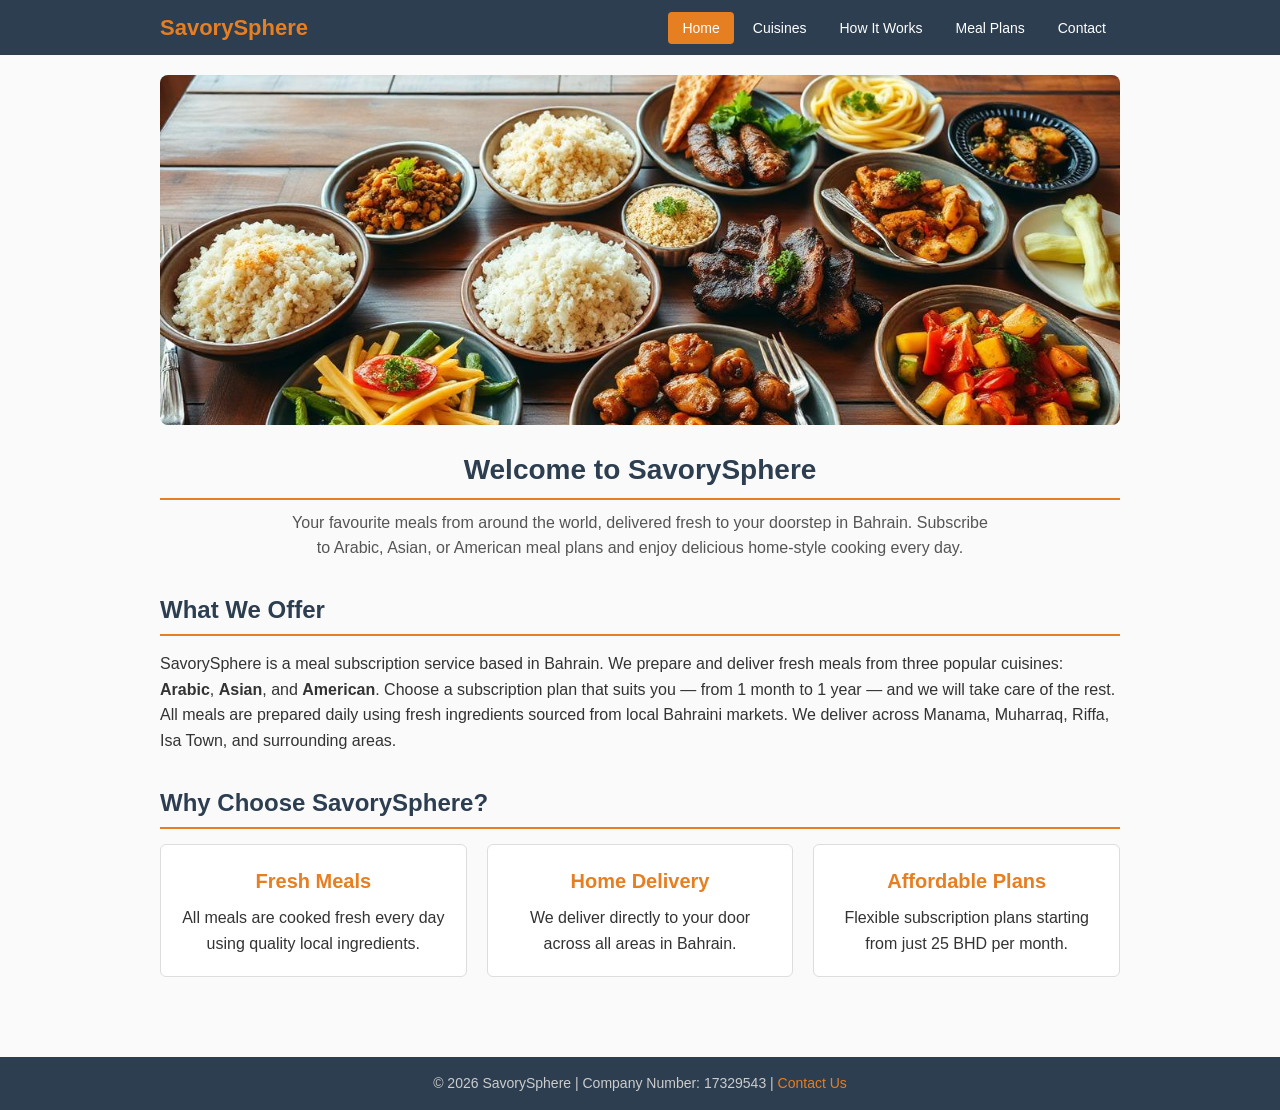
<file: index.html>
<!DOCTYPE html>
<html lang="en">
<head>
    <meta charset="UTF-8">
    <meta name="viewport" content="width=device-width, initial-scale=1.0">
    <title>SavorySphere - Home</title>
    <link rel="stylesheet" href="style.css">
</head>
<body>

    <header>
        <div class="container">
            <h1>SavorySphere</h1>
            <nav>
                                <ul>
                    <li><a href="index.html" class="active">Home</a></li>
                    <li><a href="cuisines.html">Cuisines</a></li>
                    <li><a href="howitworks.html">How It Works</a></li>
                    <li><a href="mealplans.html">Meal Plans</a></li>
                    <li><a href="contact.html">Contact</a></li>
                </ul>
            </nav>
        </div>
    </header>

    <main>
        <section class="hero">
            <img src="images/hero-banner.jpg" alt="A variety of delicious meals from different cuisines" width="1200" height="512">
            <h2>Welcome to SavorySphere</h2>
            <p>Your favourite meals from around the world, delivered fresh to your doorstep in Bahrain. Subscribe to Arabic, Asian, or American meal plans and enjoy delicious home-style cooking every day.</p>
        </section>

        <section>
            <h2>What We Offer</h2>
            <p>SavorySphere is a meal subscription service based in Bahrain. We prepare and deliver fresh meals from three popular cuisines: <strong>Arabic</strong>, <strong>Asian</strong>, and <strong>American</strong>. Choose a subscription plan that suits you — from 1 month to 1 year — and we will take care of the rest.</p>
            <p>All meals are prepared daily using fresh ingredients sourced from local Bahraini markets. We deliver across Manama, Muharraq, Riffa, Isa Town, and surrounding areas.</p>
        </section>

        <section>
            <h2>Why Choose SavorySphere?</h2>
            <div class="features">
                <article class="feature-box">
                    <h3> Fresh Meals</h3>
                    <p>All meals are cooked fresh every day using quality local ingredients.</p>
                </article>
                <article class="feature-box">
                    <h3> Home Delivery</h3>
                    <p>We deliver directly to your door across all areas in Bahrain.</p>
                </article>
                <article class="feature-box">
                    <h3> Affordable Plans</h3>
                    <p>Flexible subscription plans starting from just 25 BHD per month.</p>
                </article>
            </div>
        </section>
    </main>

    <footer>
        <p>&copy; 2026 SavorySphere | Company Number: 17329543 | <a href="contact.html">Contact Us</a></p>
    </footer>

</body>
</html>
</file>
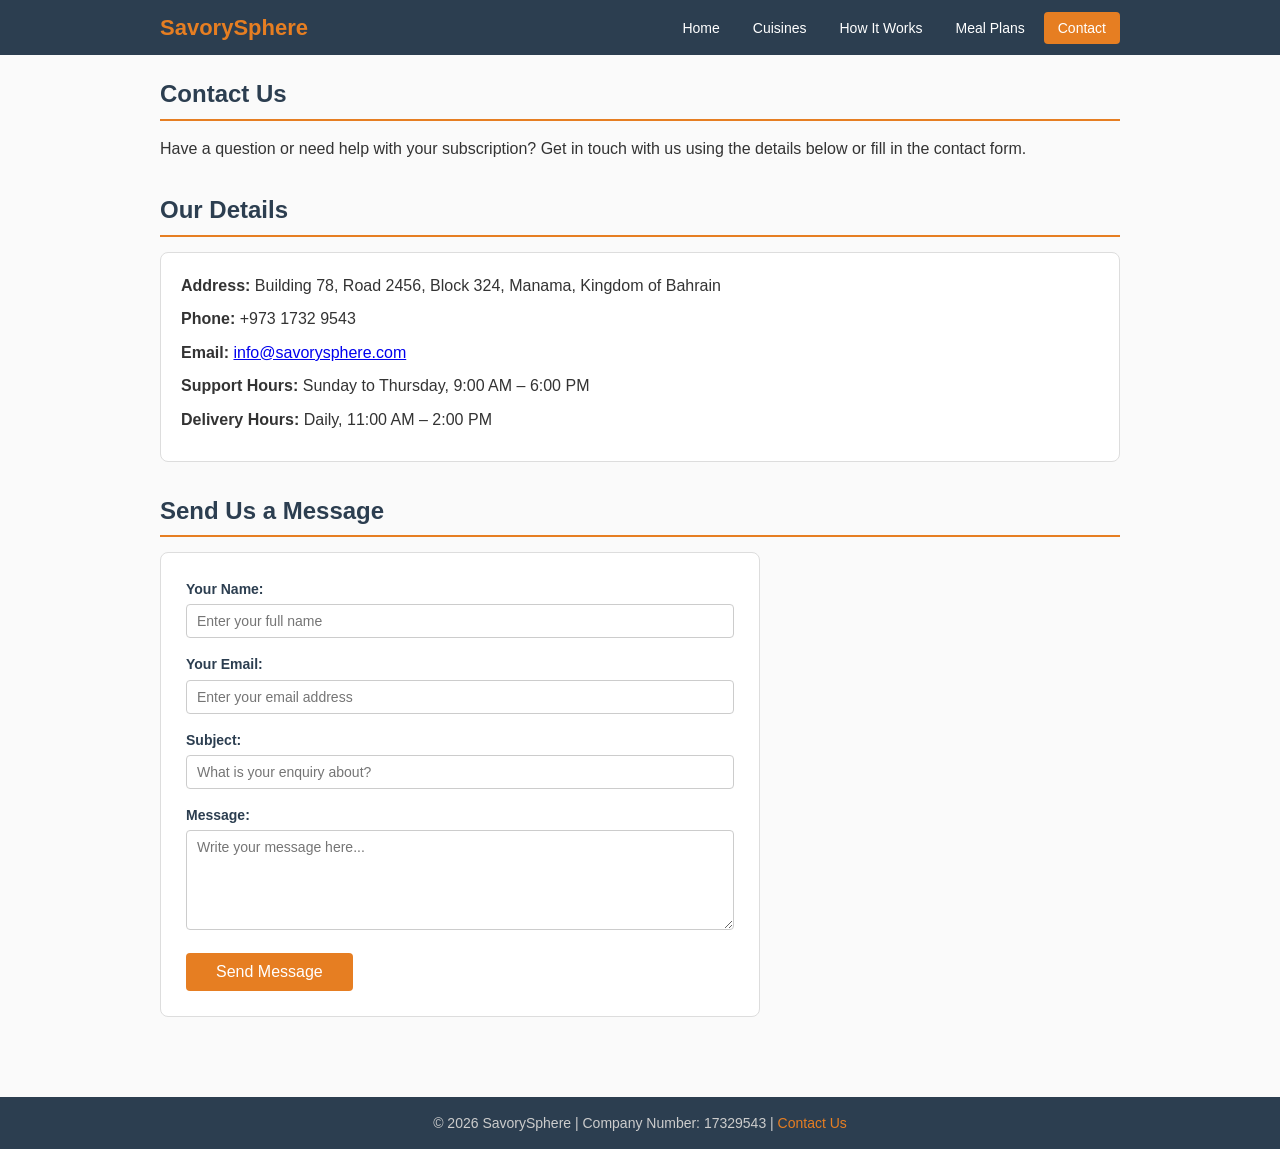
<file: contact.html>
<!DOCTYPE html>
<html lang="en">
<head>
    <meta charset="UTF-8">
    <meta name="viewport" content="width=device-width, initial-scale=1.0">
    <title>SavorySphere - Contact</title>
    <link rel="stylesheet" href="style.css">
</head>
<body>

    <header>
        <div class="container">
            <h1>SavorySphere</h1>
            <nav>
                                <ul>
                    <li><a href="index.html">Home</a></li>
                    <li><a href="cuisines.html">Cuisines</a></li>
                    <li><a href="howitworks.html">How It Works</a></li>
                    <li><a href="mealplans.html">Meal Plans</a></li>
                    <li><a href="contact.html" class="active">Contact</a></li>
                </ul>
            </nav>
        </div>
    </header>

    <main>
        <section>
            <h2>Contact Us</h2>
            <p>Have a question or need help with your subscription? Get in touch with us using the details below or fill in the contact form.</p>
        </section>

        <section>
            <h2>Our Details</h2>
            <div class="contact-details">
                <p><strong> Address:</strong> Building 78, Road 2456, Block 324, Manama, Kingdom of Bahrain</p>
                <p><strong> Phone:</strong> +973 1732 9543</p>
                <p><strong> Email:</strong> <a href="mailto:info@savorysphere.com">info@savorysphere.com</a></p>
                <p><strong> Support Hours:</strong> Sunday to Thursday, 9:00 AM – 6:00 PM</p>
                <p><strong> Delivery Hours:</strong> Daily, 11:00 AM – 2:00 PM</p>
            </div>
        </section>

        <section>
            <h2>Send Us a Message</h2>
            <form action="#" method="post">
                <label for="contact-name">Your Name:</label>
                <input type="text" id="contact-name" name="contact-name" placeholder="Enter your full name" required>

                <label for="contact-email">Your Email:</label>
                <input type="email" id="contact-email" name="contact-email" placeholder="Enter your email address" required>

                <label for="contact-subject">Subject:</label>
                <input type="text" id="contact-subject" name="contact-subject" placeholder="What is your enquiry about?" required>

                <label for="contact-message">Message:</label>
                <textarea id="contact-message" name="contact-message" placeholder="Write your message here..." required></textarea>

                <button type="submit">Send Message</button>
            </form>
        </section>
    </main>

    <footer>
        <p>&copy; 2026 SavorySphere | Company Number: 17329543 | <a href="contact.html">Contact Us</a></p>
    </footer>

</body>
</html>
</file>
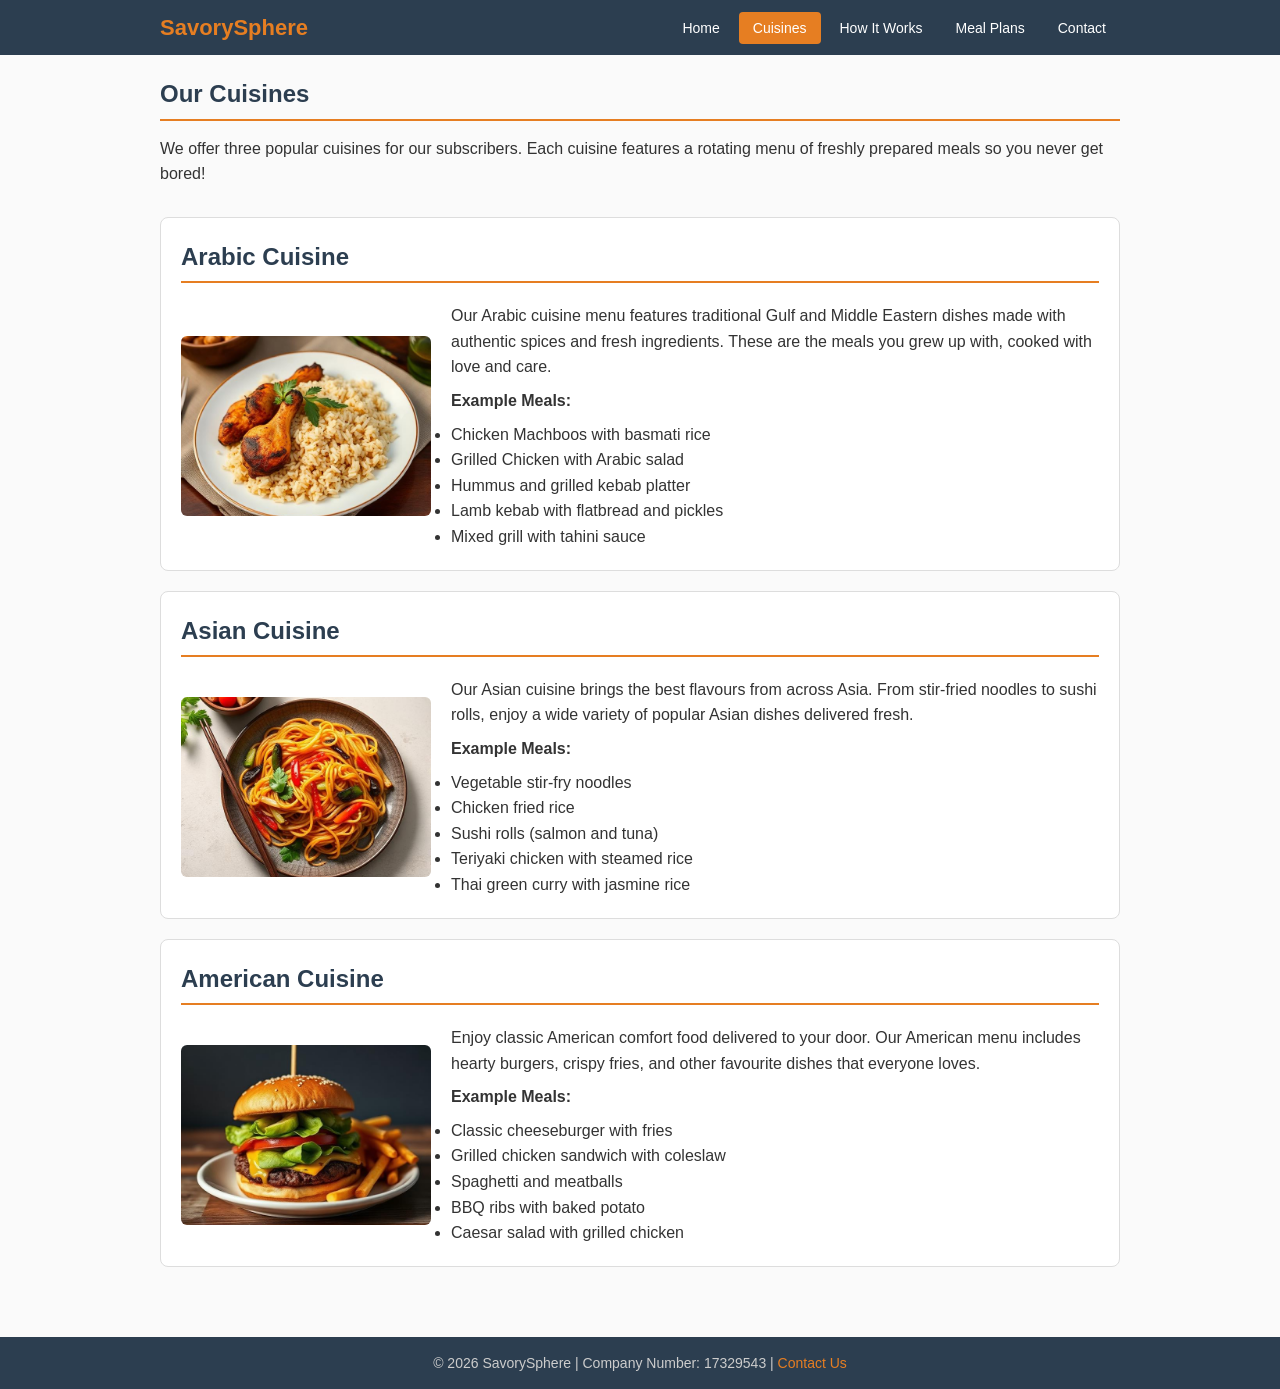
<file: cuisines.html>
<!DOCTYPE html>
<html lang="en">
<head>
    <meta charset="UTF-8">
    <meta name="viewport" content="width=device-width, initial-scale=1.0">
    <title>SavorySphere - Cuisines</title>
    <link rel="stylesheet" href="style.css">
</head>
<body>

    <header>
        <div class="container">
            <h1>SavorySphere</h1>
            <nav>
                <ul>
                    <li><a href="index.html">Home</a></li>
                    <li><a href="cuisines.html" class="active">Cuisines</a></li>
                    <li><a href="howitworks.html">How It Works</a></li>
                    <li><a href="mealplans.html">Meal Plans</a></li>
                    <li><a href="contact.html">Contact</a></li>
                </ul>
            </nav>
        </div>
    </header>

    <main>
        <section>
            <h2>Our Cuisines</h2>
            <p>We offer three popular cuisines for our subscribers. Each cuisine features a rotating menu of freshly prepared meals so you never get bored!</p>
        </section>

        <article class="cuisine">
            <h2>Arabic Cuisine</h2>
            <img src="images/arabic-food.jpg" alt="Arabic machboos rice with grilled chicken" width="640" height="512" loading="lazy">
            <div class="cuisine-info">
                <p>Our Arabic cuisine menu features traditional Gulf and Middle Eastern dishes made with authentic spices and fresh ingredients. These are the meals you grew up with, cooked with love and care.</p>
                <p><strong>Example Meals:</strong></p>
                <ul>
                    <li>Chicken Machboos with basmati rice</li>
                    <li>Grilled Chicken with Arabic salad</li>
                    <li>Hummus and grilled kebab platter</li>
                    <li>Lamb kebab with flatbread and pickles</li>
                    <li>Mixed grill with tahini sauce</li>
                </ul>
            </div>
        </article>

        <article class="cuisine">
            <h2>Asian Cuisine</h2>
            <img src="images/asian-food.jpg" alt="Asian stir-fry noodles with vegetables" width="640" height="512" loading="lazy">
            <div class="cuisine-info">
                <p>Our Asian cuisine brings the best flavours from across Asia. From stir-fried noodles to sushi rolls, enjoy a wide variety of popular Asian dishes delivered fresh.</p>
                <p><strong>Example Meals:</strong></p>
                <ul>
                    <li>Vegetable stir-fry noodles</li>
                    <li>Chicken fried rice</li>
                    <li>Sushi rolls (salmon and tuna)</li>
                    <li>Teriyaki chicken with steamed rice</li>
                    <li>Thai green curry with jasmine rice</li>
                </ul>
            </div>
        </article>

        <article class="cuisine">
            <h2>American Cuisine</h2>
            <img src="images/american-food.jpg" alt="Classic American burger with fries" width="640" height="512" loading="lazy">
            <div class="cuisine-info">
                <p>Enjoy classic American comfort food delivered to your door. Our American menu includes hearty burgers, crispy fries, and other favourite dishes that everyone loves.</p>
                <p><strong>Example Meals:</strong></p>
                <ul>
                    <li>Classic cheeseburger with fries</li>
                    <li>Grilled chicken sandwich with coleslaw</li>
                    <li>Spaghetti and meatballs</li>
                    <li>BBQ ribs with baked potato</li>
                    <li>Caesar salad with grilled chicken</li>
                </ul>
            </div>
        </article>
    </main>

    <footer>
        <p>&copy; 2026 SavorySphere | Company Number: 17329543 | <a href="contact.html">Contact Us</a></p>
    </footer>

</body>
</html>
</file>
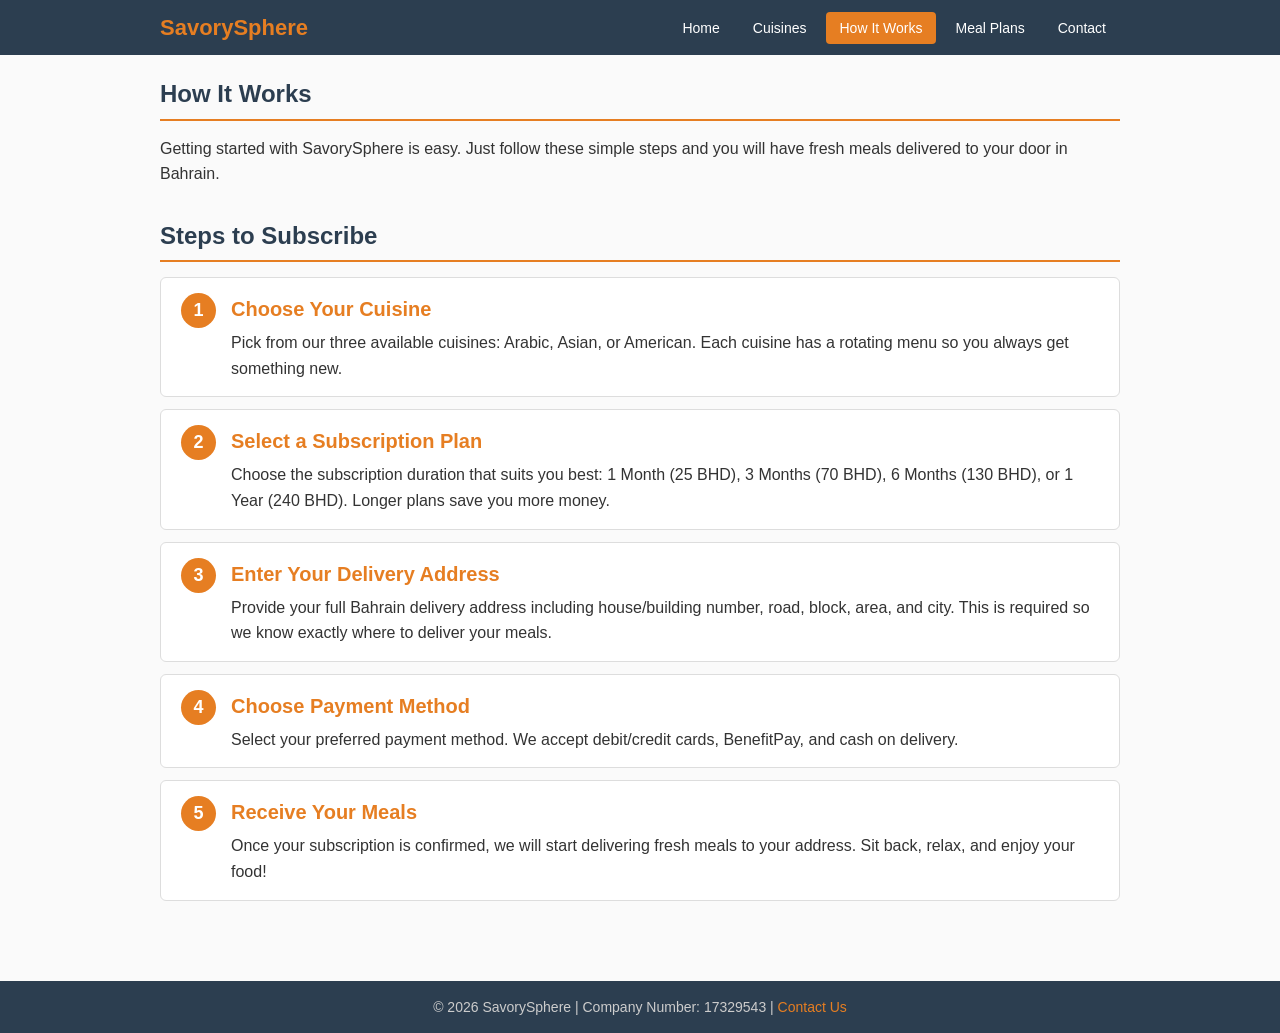
<file: howitworks.html>
<!DOCTYPE html>
<html lang="en">
<head>
    <meta charset="UTF-8">
    <meta name="viewport" content="width=device-width, initial-scale=1.0">
    <title>SavorySphere - How It Works</title>
    <link rel="stylesheet" href="style.css">
</head>
<body>

    <header>
        <div class="container">
            <h1>SavorySphere</h1>
            <nav>
                <ul>
                    <li><a href="index.html">Home</a></li>
                    <li><a href="cuisines.html">Cuisines</a></li>
                    <li><a href="howitworks.html" class="active">How It Works</a></li>
                    <li><a href="mealplans.html">Meal Plans</a></li>
                    <li><a href="contact.html">Contact</a></li>
                </ul>
            </nav>
        </div>
    </header>

    <main>
        <section>
            <h2>How It Works</h2>
            <p>Getting started with SavorySphere is easy. Just follow these simple steps and you will have fresh meals delivered to your door in Bahrain.</p>
        </section>

        <section class="steps">
            <h2>Steps to Subscribe</h2>

            <article class="step">
                <h3>Choose Your Cuisine</h3>
                <p>Pick from our three available cuisines: Arabic, Asian, or American. Each cuisine has a rotating menu so you always get something new.</p>
            </article>

            <article class="step">
                <h3>Select a Subscription Plan</h3>
                <p>Choose the subscription duration that suits you best: 1 Month (25 BHD), 3 Months (70 BHD), 6 Months (130 BHD), or 1 Year (240 BHD). Longer plans save you more money.</p>
            </article>

            <article class="step">
                <h3>Enter Your Delivery Address</h3>
                <p>Provide your full Bahrain delivery address including house/building number, road, block, area, and city. This is required so we know exactly where to deliver your meals.</p>
            </article>

            <article class="step">
                <h3>Choose Payment Method</h3>
                <p>Select your preferred payment method. We accept debit/credit cards, BenefitPay, and cash on delivery.</p>
            </article>

            <article class="step">
                <h3>Receive Your Meals</h3>
                <p>Once your subscription is confirmed, we will start delivering fresh meals to your address. Sit back, relax, and enjoy your food!</p>
            </article>
        </section>
    </main>

    <footer>
        <p>&copy; 2026 SavorySphere | Company Number: 17329543 | <a href="contact.html">Contact Us</a></p>
    </footer>

</body>
</html>
</file>
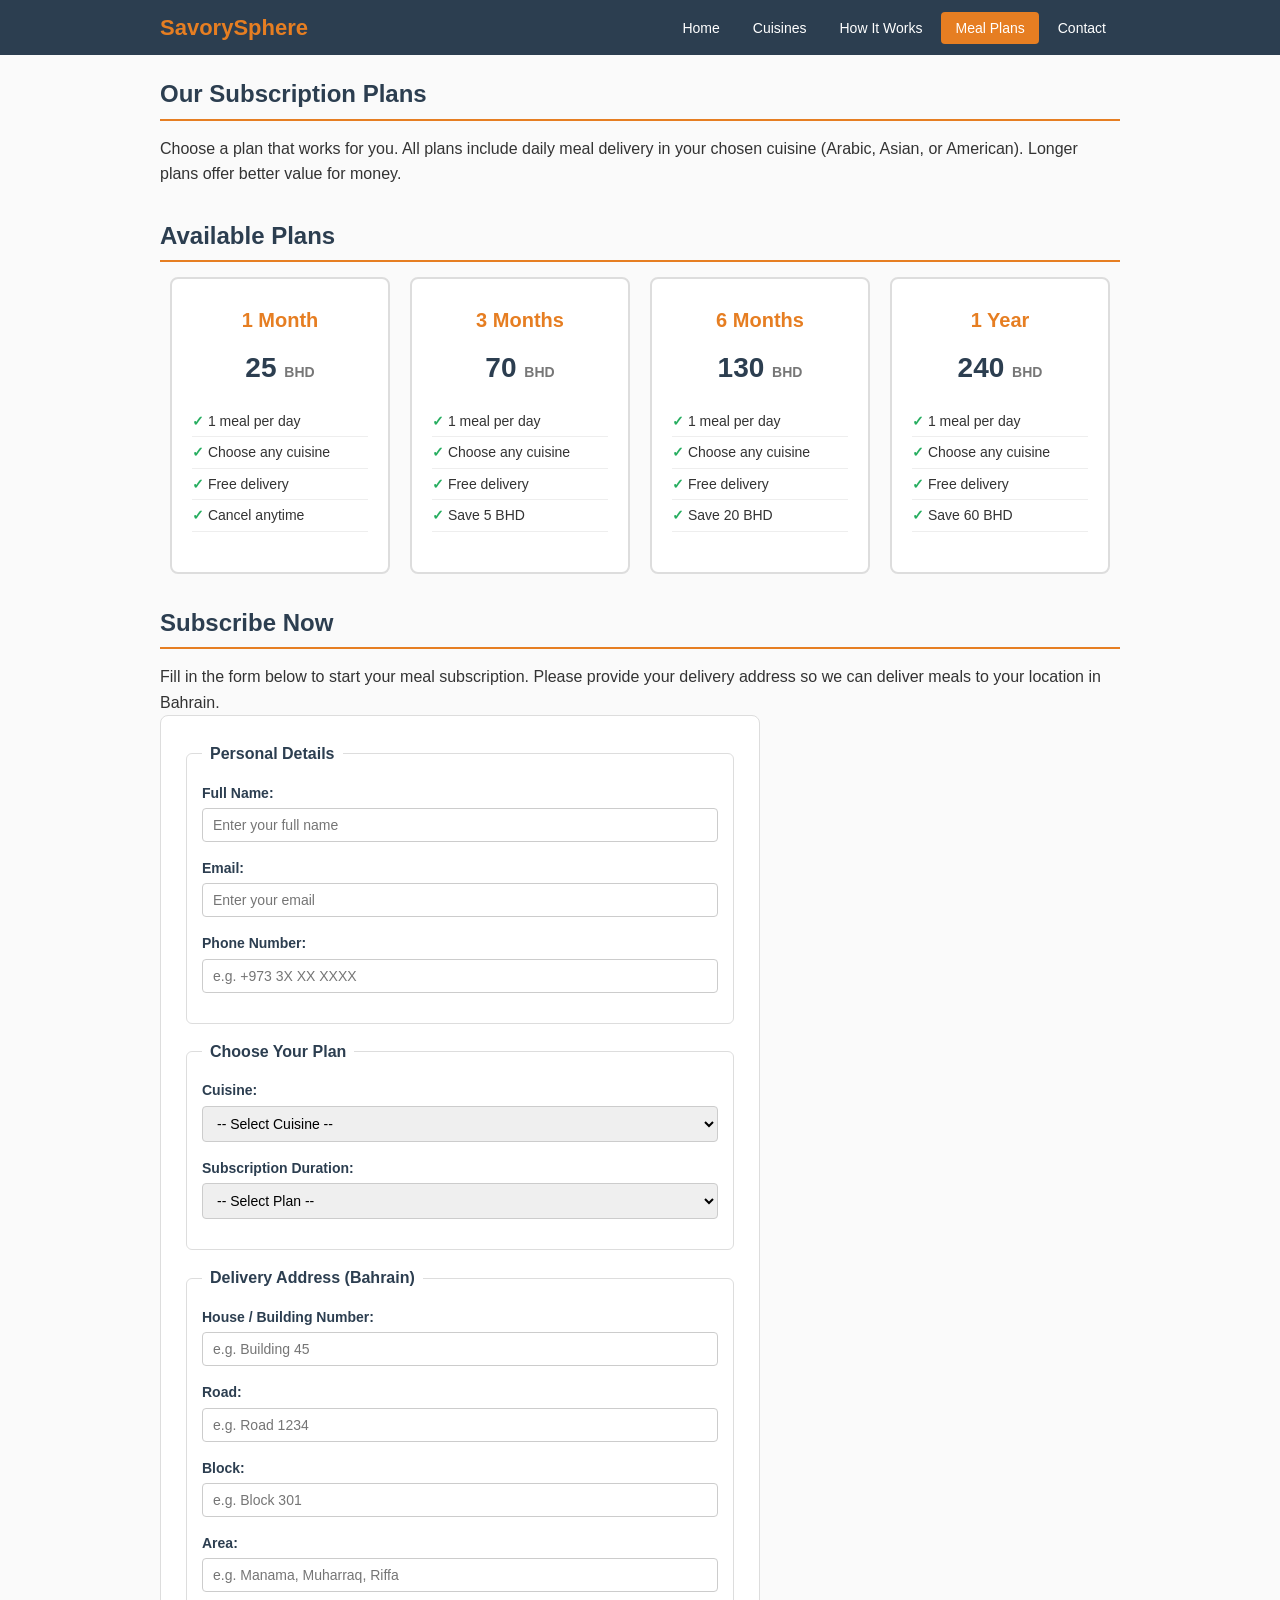
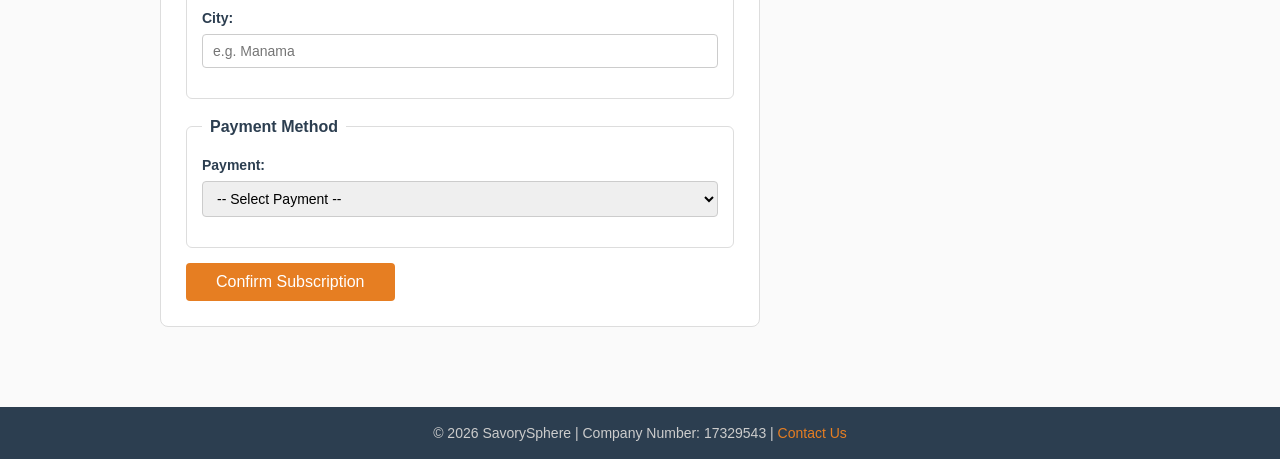
<file: mealplans.html>
<!DOCTYPE html>
<html lang="en">
<head>
    <meta charset="UTF-8">
    <meta name="viewport" content="width=device-width, initial-scale=1.0">
    <title>SavorySphere - Meal Plans</title>
    <link rel="stylesheet" href="style.css">
</head>
<body>

    <header>
        <div class="container">
            <h1>SavorySphere</h1>
            <nav>
                <ul>
                    <li><a href="index.html">Home</a></li>
                    <li><a href="cuisines.html">Cuisines</a></li>
                    <li><a href="howitworks.html">How It Works</a></li>
                    <li><a href="mealplans.html" class="active">Meal Plans</a></li>
                    <li><a href="contact.html">Contact</a></li>
                </ul>
            </nav>
        </div>
    </header>

    <main>
        <section>
            <h2>Our Subscription Plans</h2>
            <p>Choose a plan that works for you. All plans include daily meal delivery in your chosen cuisine (Arabic, Asian, or American). Longer plans offer better value for money.</p>
        </section>

        <section>
            <h2>Available Plans</h2>
            <div class="plans">
                <article class="plan-card">
                    <h3>1 Month</h3>
                    <div class="price">25 <span>BHD</span></div>
                    <ul>
                        <li>1 meal per day</li>
                        <li>Choose any cuisine</li>
                        <li>Free delivery</li>
                        <li>Cancel anytime</li>
                    </ul>
                </article>

                <article class="plan-card">
                    <h3>3 Months</h3>
                    <div class="price">70 <span>BHD</span></div>
                    <ul>
                        <li>1 meal per day</li>
                        <li>Choose any cuisine</li>
                        <li>Free delivery</li>
                        <li>Save 5 BHD</li>
                    </ul>
                </article>

                <article class="plan-card">
                    <h3>6 Months</h3>
                    <div class="price">130 <span>BHD</span></div>
                    <ul>
                        <li>1 meal per day</li>
                        <li>Choose any cuisine</li>
                        <li>Free delivery</li>
                        <li>Save 20 BHD</li>
                    </ul>
                </article>

                <article class="plan-card">
                    <h3>1 Year</h3>
                    <div class="price">240 <span>BHD</span></div>
                    <ul>
                        <li>1 meal per day</li>
                        <li>Choose any cuisine</li>
                        <li>Free delivery</li>
                        <li>Save 60 BHD</li>
                    </ul>
                </article>
            </div>
        </section>

        <section>
            <h2>Subscribe Now</h2>
            <p>Fill in the form below to start your meal subscription. Please provide your delivery address so we can deliver meals to your location in Bahrain.</p>

            <form action="#" method="post" id="subscribeForm">
                <fieldset>
                    <legend>Personal Details</legend>
                    <label for="fullname">Full Name:</label>
                    <input type="text" id="fullname" name="fullname" placeholder="Enter your full name" required>

                    <label for="email">Email:</label>
                    <input type="email" id="email" name="email" placeholder="Enter your email" required>

                    <label for="phone">Phone Number:</label>
                    <input type="tel" id="phone" name="phone" placeholder="e.g. +973 3X XX XXXX" required>
                </fieldset>

                <fieldset>
                    <legend>Choose Your Plan</legend>
                    <label for="cuisine">Cuisine:</label>
                    <select id="cuisine" name="cuisine" required>
                        <option value="">-- Select Cuisine --</option>
                        <option value="arabic">Arabic</option>
                        <option value="asian">Asian</option>
                        <option value="american">American</option>
                    </select>

                    <label for="plan">Subscription Duration:</label>
                    <select id="plan" name="plan" required>
                        <option value="">-- Select Plan --</option>
                        <option value="1month">1 Month - 25 BHD</option>
                        <option value="3months">3 Months - 70 BHD</option>
                        <option value="6months">6 Months - 130 BHD</option>
                        <option value="1year">1 Year - 240 BHD</option>
                    </select>
                </fieldset>

                <fieldset>
                    <legend>Delivery Address (Bahrain)</legend>
                    <label for="building">House / Building Number:</label>
                    <input type="text" id="building" name="building" placeholder="e.g. Building 45" required>

                    <label for="road">Road:</label>
                    <input type="text" id="road" name="road" placeholder="e.g. Road 1234" required>

                    <label for="block">Block:</label>
                    <input type="text" id="block" name="block" placeholder="e.g. Block 301" required>

                    <label for="area">Area:</label>
                    <input type="text" id="area" name="area" placeholder="e.g. Manama, Muharraq, Riffa" required>

                    <label for="city">City:</label>
                    <input type="text" id="city" name="city" placeholder="e.g. Manama" required>
                </fieldset>

                <fieldset>
                    <legend>Payment Method</legend>
                    <label for="payment">Payment:</label>
                    <select id="payment" name="payment" required>
                        <option value="">-- Select Payment --</option>
                        <option value="card">Debit/Credit Card</option>
                        <option value="benefit">BenefitPay</option>
                        <option value="cash">Cash on Delivery</option>
                    </select>
                </fieldset>

                <button type="button" onclick="document.getElementById('subscribeForm').reset(); alert('Subscription confirmed! Thank you.');">Confirm Subscription</button>
            </form>
        </section>
    </main>

    <footer>
        <p>&copy; 2026 SavorySphere | Company Number: 17329543 | <a href="contact.html">Contact Us</a></p>
    </footer>

</body>
</html>
</file>
<file: style.css>
/* SavorySphere Meal Subscription Service */
/* Student id: @00801226 */

* {
    margin: 0;
    padding: 0;
    box-sizing: border-box;
}

body {
    font-family: Arial, Helvetica, sans-serif;
    font-size: 16px;
    line-height: 1.6;
    color: #333;
    background-color: #fafafa;
}

/* Navigation */
header {
    background-color: #2c3e50;
    color: #fff;
    padding: 10px 0;
    position: sticky;
    top: 0;
    z-index: 100;
}

header .container {
    max-width: 1000px;
    margin: 0 auto;
    padding: 0 20px;
    display: flex;
    justify-content: space-between;
    align-items: center;
}

header h1 {
    font-size: 22px;
    color: #e67e22;
}

nav ul {
    list-style: none;
    display: flex;
    gap: 5px;
}

nav ul li a {
    color: #fff;
    text-decoration: none;
    padding: 8px 14px;
    border-radius: 4px;
    font-size: 14px;
}

nav ul li a:hover,
nav ul li a.active {
    background-color: #e67e22;
    color: #fff;
}

/* Main content */
main {
    max-width: 1000px;
    margin: 0 auto;
    padding: 20px;
    min-height: 60vh;
}

/* Hero section */
.hero {
    text-align: center;
    margin-bottom: 30px;
}

.hero img {
    width: 100%;
    max-height: 350px;
    object-fit: cover;
    border-radius: 8px;
}

.hero h2 {
    color: #2c3e50;
    font-size: 28px;
    margin: 15px 0 10px;
}

.hero p {
    font-size: 16px;
    color: #555;
    max-width: 700px;
    margin: 0 auto;
}

/* Section headings */
h2 {
    color: #2c3e50;
    font-size: 24px;
    margin-bottom: 15px;
    border-bottom: 2px solid #e67e22;
    padding-bottom: 5px;
}

h3 {
    color: #e67e22;
    font-size: 20px;
    margin-bottom: 10px;
}

section {
    margin-bottom: 30px;
}

/* Why Choose Us */
.features {
    display: flex;
    gap: 20px;
    flex-wrap: wrap;
}

.feature-box {
    background: #fff;
    border: 1px solid #ddd;
    border-radius: 6px;
    padding: 20px;
    flex: 1;
    min-width: 200px;
    text-align: center;
}

.feature-box h3 {
    margin-bottom: 8px;
}

/* Pricing cards */
.plans {
    display: flex;
    gap: 20px;
    flex-wrap: wrap;
    justify-content: center;
}

.plan-card {
    background: #fff;
    border: 2px solid #ddd;
    border-radius: 8px;
    padding: 25px 20px;
    width: 220px;
    text-align: center;
}

.plan-card h3 {
    margin-bottom: 5px;
}

.plan-card .price {
    font-size: 28px;
    font-weight: bold;
    color: #2c3e50;
    margin: 10px 0;
}

.plan-card .price span {
    font-size: 14px;
    color: #777;
}

.plan-card ul {
    list-style: none;
    text-align: left;
    margin: 15px 0;
    font-size: 14px;
}

.plan-card ul li {
    padding: 4px 0;
    border-bottom: 1px solid #eee;
}

.plan-card ul li::before {
    content: "✓ ";
    color: #27ae60;
    font-weight: bold;
}



/* Cuisine sections */
.cuisine {
    display: flex;
    flex-wrap: wrap; 
    gap: 20px;
    align-items: center;
    background: #fff;
    padding: 20px;
    border-radius: 8px;
    margin-bottom: 20px;
    border: 1px solid #ddd;
}


.cuisine h2 {
    width: 100%;
    margin-bottom: 0; 
}

.cuisine img {
    width: 250px;
    height: 180px;
    object-fit: cover;
    border-radius: 6px;
}

.cuisine-info {
    flex: 1;
}

.cuisine-info p {
    margin-bottom: 8px;
}

/* Steps */
.steps {
    counter-reset: step;
}

.step {
    background: #fff;
    border: 1px solid #ddd;
    border-radius: 6px;
    padding: 15px 20px 15px 70px;
    margin-bottom: 12px;
    position: relative;
}

.step::before {
    counter-increment: step;
    content: counter(step);
    position: absolute;
    left: 20px;
    top: 15px;
    background: #e67e22;
    color: #fff;
    width: 35px;
    height: 35px;
    border-radius: 50%;
    display: flex;
    align-items: center;
    justify-content: center;
    font-weight: bold;
    font-size: 18px;
}

.step h3 {
    margin-bottom: 5px;
}

/* Delivery info */
.delivery-info {
    background: #fef5e7;
    border-left: 4px solid #e67e22;
    padding: 15px 20px;
    border-radius: 0 6px 6px 0;
}

/* Forms */
form {
    background: #fff;
    padding: 25px;
    border: 1px solid #ddd;
    border-radius: 8px;
    max-width: 600px;
}

form label {
    display: block;
    margin-bottom: 4px;
    font-weight: bold;
    font-size: 14px;
    color: #2c3e50;
}

form input,
form select,
form textarea {
    width: 100%;
    padding: 8px 10px;
    margin-bottom: 15px;
    border: 1px solid #ccc;
    border-radius: 4px;
    font-size: 14px;
    font-family: Arial, sans-serif;
}

form textarea {
    height: 100px;
    resize: vertical;
}

form button {
    background-color: #e67e22;
    color: #fff;
    border: none;
    padding: 10px 30px;
    border-radius: 4px;
    font-size: 16px;
    cursor: pointer;
}

form button:hover {
    background-color: #d35400;
}

fieldset {
    border: 1px solid #ddd;
    padding: 15px;
    margin-bottom: 15px;
    border-radius: 6px;
}

legend {
    font-weight: bold;
    color: #2c3e50;
    padding: 0 8px;
}

/* Contact info */
.contact-details {
    background: #fff;
    padding: 20px;
    border: 1px solid #ddd;
    border-radius: 8px;
    margin-bottom: 20px;
}

.contact-details p {
    margin-bottom: 8px;
}

/* Footer */
footer {
    background-color: #2c3e50;
    color: #ccc;
    text-align: center;
    padding: 15px 20px;
    margin-top: 30px;
    font-size: 14px;
}

footer a {
    color: #e67e22;
    text-decoration: none;
}

/* Responsive */
@media (max-width: 768px) {
    header .container {
        flex-direction: column;
        gap: 10px;
    }
    nav ul {
        flex-wrap: wrap;
        justify-content: center;
    }
    .cuisine {
        flex-direction: column;
    }
    .cuisine img {
        width: 100%;
    }
    .features {
        flex-direction: column;
    }
    .plans {
        flex-direction: column;
        align-items: center;
    }
}
</file>
